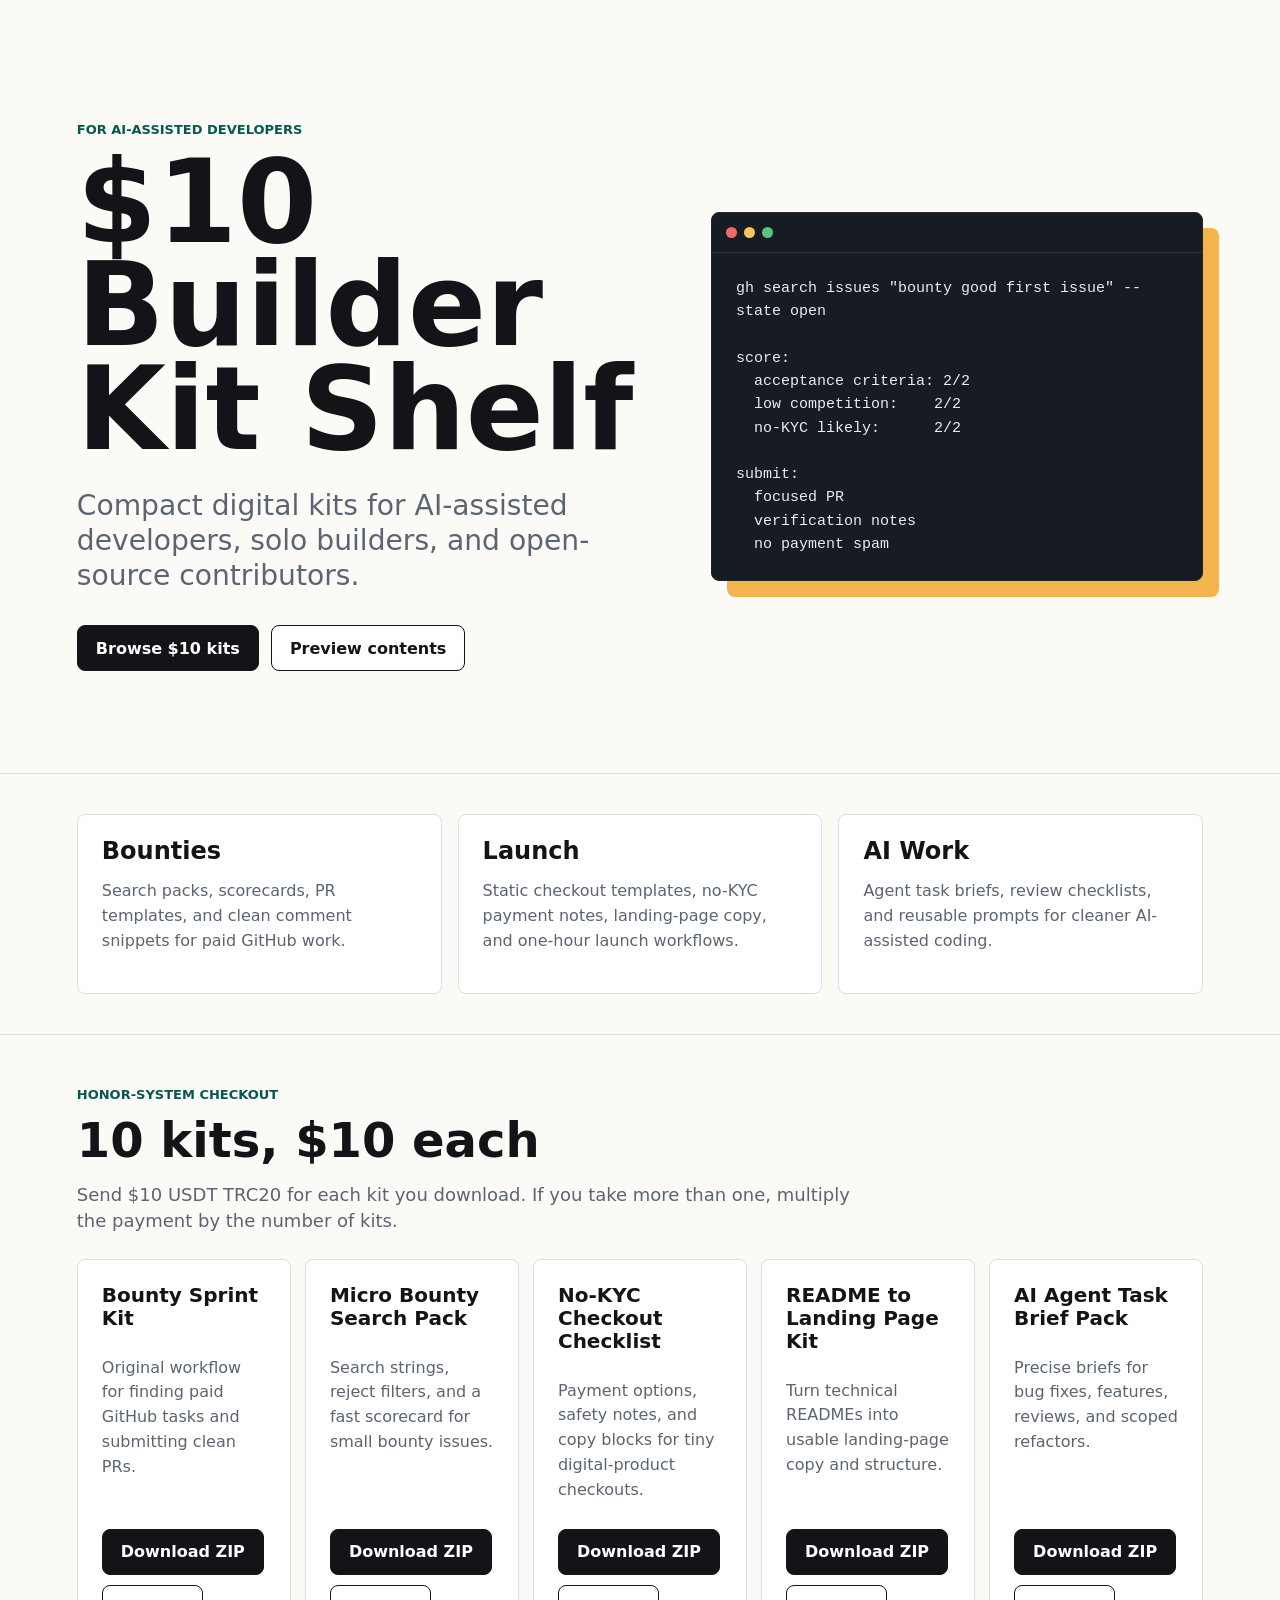
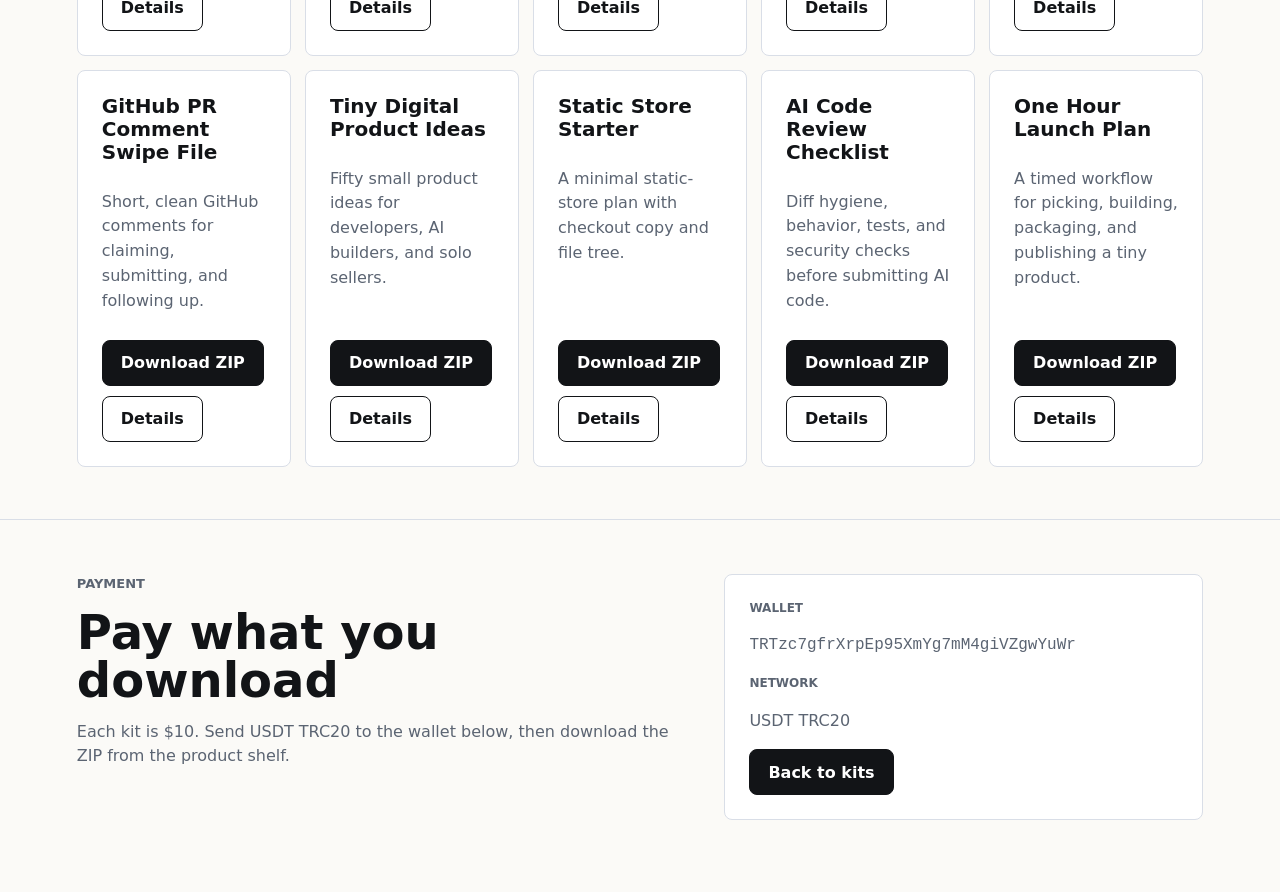
<file: index.html>
<!doctype html>
<html lang="en">
  <head>
    <meta charset="utf-8">
    <meta name="viewport" content="width=device-width, initial-scale=1">
    <title>$10 Builder Kit Shelf</title>
    <meta name="description" content="A shelf of compact $10 kits for AI-assisted developers, solo builders, and open-source contributors.">
    <meta name="keywords" content="AI developer tools, GitHub bounty templates, PR templates, AI coding checklist, digital product kits, open source contributor tools">
    <meta property="og:title" content="$10 Builder Kit Shelf">
    <meta property="og:description" content="Compact $10 kits for AI-assisted developers, solo builders, and open-source contributors.">
    <meta property="og:type" content="website">
    <meta property="og:url" content="https://impetus82.github.io/bounty-sprint-kit/">
    <meta name="twitter:card" content="summary">
    <meta name="twitter:title" content="$10 Builder Kit Shelf">
    <meta name="twitter:description" content="Compact $10 kits for AI-assisted developers, solo builders, and open-source contributors.">
    <link rel="stylesheet" href="styles.css">
    <script type="application/ld+json">
      {
        "@context": "https://schema.org",
        "@type": "ItemList",
        "name": "$10 Builder Kit Shelf",
        "description": "Compact digital kits for AI-assisted developers, solo builders, and open-source contributors.",
        "url": "https://impetus82.github.io/bounty-sprint-kit/",
        "numberOfItems": 10,
        "itemListElement": [
          {"@type": "Product", "name": "Bounty Sprint Kit", "offers": {"@type": "Offer", "price": "10", "priceCurrency": "USD"}},
          {"@type": "Product", "name": "Micro Bounty Search Pack", "offers": {"@type": "Offer", "price": "10", "priceCurrency": "USD"}},
          {"@type": "Product", "name": "No-KYC Checkout Checklist", "offers": {"@type": "Offer", "price": "10", "priceCurrency": "USD"}},
          {"@type": "Product", "name": "README to Landing Page Kit", "offers": {"@type": "Offer", "price": "10", "priceCurrency": "USD"}},
          {"@type": "Product", "name": "AI Agent Task Brief Pack", "offers": {"@type": "Offer", "price": "10", "priceCurrency": "USD"}},
          {"@type": "Product", "name": "GitHub PR Comment Swipe File", "offers": {"@type": "Offer", "price": "10", "priceCurrency": "USD"}},
          {"@type": "Product", "name": "Tiny Digital Product Ideas", "offers": {"@type": "Offer", "price": "10", "priceCurrency": "USD"}},
          {"@type": "Product", "name": "Static Store Starter", "offers": {"@type": "Offer", "price": "10", "priceCurrency": "USD"}},
          {"@type": "Product", "name": "AI Code Review Checklist", "offers": {"@type": "Offer", "price": "10", "priceCurrency": "USD"}},
          {"@type": "Product", "name": "One Hour Launch Plan", "offers": {"@type": "Offer", "price": "10", "priceCurrency": "USD"}}
        ]
      }
    </script>
  </head>
  <body>
    <main>
      <section class="hero">
        <div class="hero-copy">
          <p class="eyebrow">For AI-assisted developers</p>
          <h1>$10 Builder Kit Shelf</h1>
          <p class="lede">Compact digital kits for AI-assisted developers, solo builders, and open-source contributors.</p>
          <div class="actions">
            <a class="button primary" href="#products">Browse $10 kits</a>
            <a class="button secondary" href="#preview">Preview contents</a>
          </div>
        </div>
        <div class="terminal" aria-label="Example bounty search workflow">
          <div class="bar"><span></span><span></span><span></span></div>
          <pre><code>gh search issues "bounty good first issue" --state open

score:
  acceptance criteria: 2/2
  low competition:    2/2
  no-KYC likely:      2/2

submit:
  focused PR
  verification notes
  no payment spam</code></pre>
        </div>
      </section>

      <section id="preview" class="band">
        <div class="grid">
          <article>
            <h2>Bounties</h2>
            <p>Search packs, scorecards, PR templates, and clean comment snippets for paid GitHub work.</p>
          </article>
          <article>
            <h2>Launch</h2>
            <p>Static checkout templates, no-KYC payment notes, landing-page copy, and one-hour launch workflows.</p>
          </article>
          <article>
            <h2>AI Work</h2>
            <p>Agent task briefs, review checklists, and reusable prompts for cleaner AI-assisted coding.</p>
          </article>
        </div>
      </section>

      <section id="products" class="products">
        <div class="section-head">
          <p class="eyebrow">Honor-system checkout</p>
          <h2>10 kits, $10 each</h2>
          <p>Send $10 USDT TRC20 for each kit you download. If you take more than one, multiply the payment by the number of kits.</p>
        </div>
        <div class="product-grid">
          <article>
            <h3>Bounty Sprint Kit</h3>
            <p>Original workflow for finding paid GitHub tasks and submitting clean PRs.</p>
            <a class="button primary" href="product/bounty-sprint-kit.zip">Download ZIP</a>
            <a class="button secondary" href="kits/bounty-sprint-kit.html">Details</a>
          </article>
          <article>
            <h3>Micro Bounty Search Pack</h3>
            <p>Search strings, reject filters, and a fast scorecard for small bounty issues.</p>
            <a class="button primary" href="product/micro-bounty-search-pack.zip">Download ZIP</a>
            <a class="button secondary" href="kits/micro-bounty-search-pack.html">Details</a>
          </article>
          <article>
            <h3>No-KYC Checkout Checklist</h3>
            <p>Payment options, safety notes, and copy blocks for tiny digital-product checkouts.</p>
            <a class="button primary" href="product/no-kyc-checkout-checklist.zip">Download ZIP</a>
            <a class="button secondary" href="kits/no-kyc-checkout-checklist.html">Details</a>
          </article>
          <article>
            <h3>README to Landing Page Kit</h3>
            <p>Turn technical READMEs into usable landing-page copy and structure.</p>
            <a class="button primary" href="product/readme-to-landing-page-kit.zip">Download ZIP</a>
            <a class="button secondary" href="kits/readme-to-landing-page-kit.html">Details</a>
          </article>
          <article>
            <h3>AI Agent Task Brief Pack</h3>
            <p>Precise briefs for bug fixes, features, reviews, and scoped refactors.</p>
            <a class="button primary" href="product/ai-agent-task-brief-pack.zip">Download ZIP</a>
            <a class="button secondary" href="kits/ai-agent-task-brief-pack.html">Details</a>
          </article>
          <article>
            <h3>GitHub PR Comment Swipe File</h3>
            <p>Short, clean GitHub comments for claiming, submitting, and following up.</p>
            <a class="button primary" href="product/github-pr-comment-swipe-file.zip">Download ZIP</a>
            <a class="button secondary" href="kits/github-pr-comment-swipe-file.html">Details</a>
          </article>
          <article>
            <h3>Tiny Digital Product Ideas</h3>
            <p>Fifty small product ideas for developers, AI builders, and solo sellers.</p>
            <a class="button primary" href="product/tiny-digital-product-ideas.zip">Download ZIP</a>
            <a class="button secondary" href="kits/tiny-digital-product-ideas.html">Details</a>
          </article>
          <article>
            <h3>Static Store Starter</h3>
            <p>A minimal static-store plan with checkout copy and file tree.</p>
            <a class="button primary" href="product/static-store-starter.zip">Download ZIP</a>
            <a class="button secondary" href="kits/static-store-starter.html">Details</a>
          </article>
          <article>
            <h3>AI Code Review Checklist</h3>
            <p>Diff hygiene, behavior, tests, and security checks before submitting AI code.</p>
            <a class="button primary" href="product/ai-code-review-checklist.zip">Download ZIP</a>
            <a class="button secondary" href="kits/ai-code-review-checklist.html">Details</a>
          </article>
          <article>
            <h3>One Hour Launch Plan</h3>
            <p>A timed workflow for picking, building, packaging, and publishing a tiny product.</p>
            <a class="button primary" href="product/one-hour-launch-plan.zip">Download ZIP</a>
            <a class="button secondary" href="kits/one-hour-launch-plan.html">Details</a>
          </article>
        </div>
      </section>

      <section id="buy" class="checkout">
        <div>
          <p class="eyebrow">Payment</p>
          <h2>Pay what you download</h2>
          <p>Each kit is $10. Send USDT TRC20 to the wallet below, then download the ZIP from the product shelf.</p>
        </div>
        <div class="payment">
          <p class="label">Wallet</p>
          <p class="wallet">TRTzc7gfrXrpEp95XmYg7mM4giVZgwYuWr</p>
          <p class="label">Network</p>
          <p>USDT TRC20</p>
          <a class="button primary" href="#products">Back to kits</a>
        </div>
      </section>
    </main>
  </body>
</html>
</file>
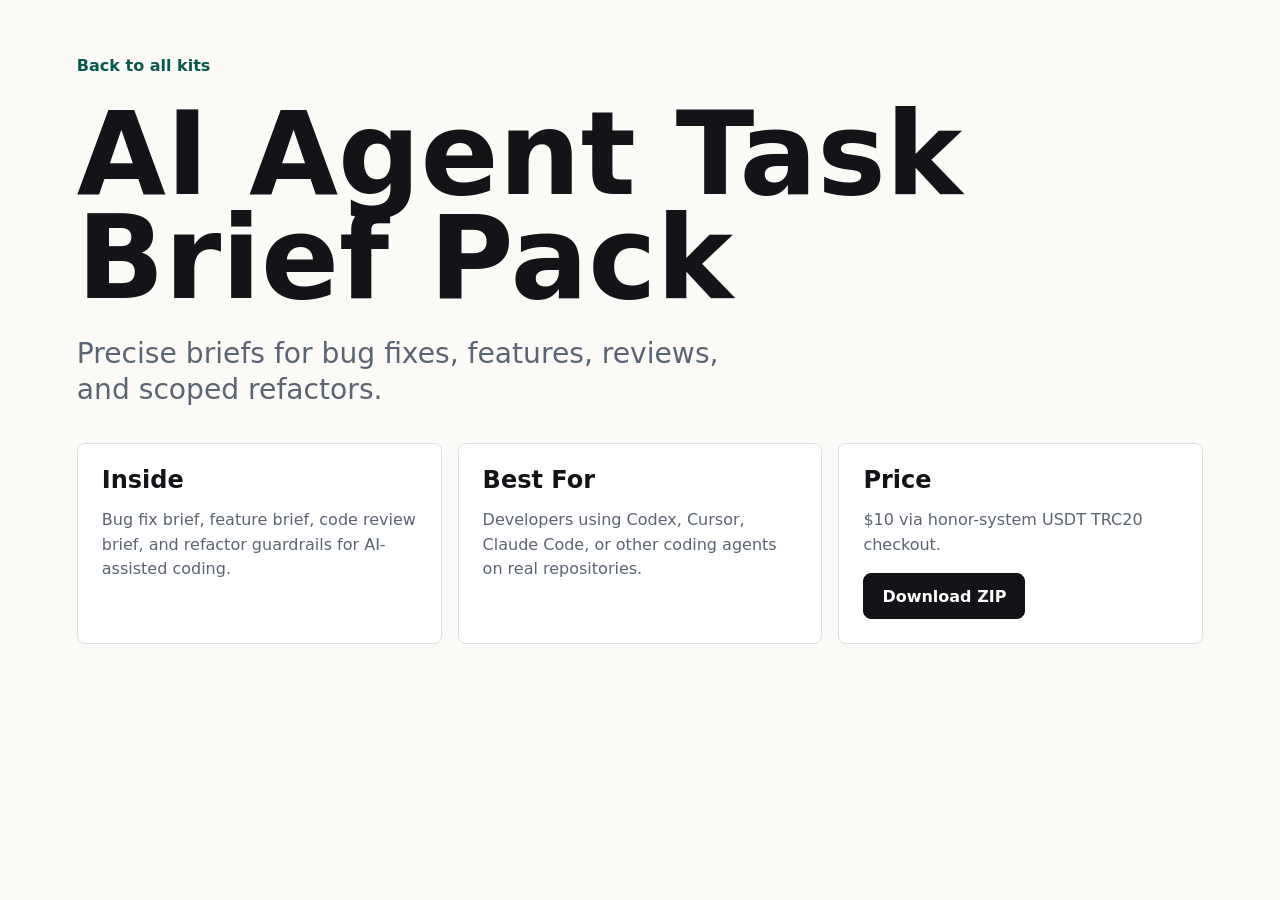
<file: kits/ai-agent-task-brief-pack.html>
<!doctype html>
<html lang="en">
  <head>
    <meta charset="utf-8">
    <meta name="viewport" content="width=device-width, initial-scale=1">
    <title>AI Agent Task Brief Pack - Coding Agent Prompts</title>
    <meta name="description" content="Reusable task briefs for AI coding agents covering bug fixes, features, code review, and scoped refactors.">
    <link rel="canonical" href="https://impetus82.github.io/bounty-sprint-kit/kits/ai-agent-task-brief-pack.html">
    <link rel="stylesheet" href="../styles.css">
  </head>
  <body>
    <main class="detail">
      <a class="back" href="../index.html#products">Back to all kits</a>
      <h1>AI Agent Task Brief Pack</h1>
      <p class="lede">Precise briefs for bug fixes, features, reviews, and scoped refactors.</p>
      <section class="detail-grid">
        <article><h2>Inside</h2><p>Bug fix brief, feature brief, code review brief, and refactor guardrails for AI-assisted coding.</p></article>
        <article><h2>Best For</h2><p>Developers using Codex, Cursor, Claude Code, or other coding agents on real repositories.</p></article>
        <article><h2>Price</h2><p>$10 via honor-system USDT TRC20 checkout.</p><a class="button primary" href="../product/ai-agent-task-brief-pack.zip">Download ZIP</a></article>
      </section>
    </main>
  </body>
</html>
</file>
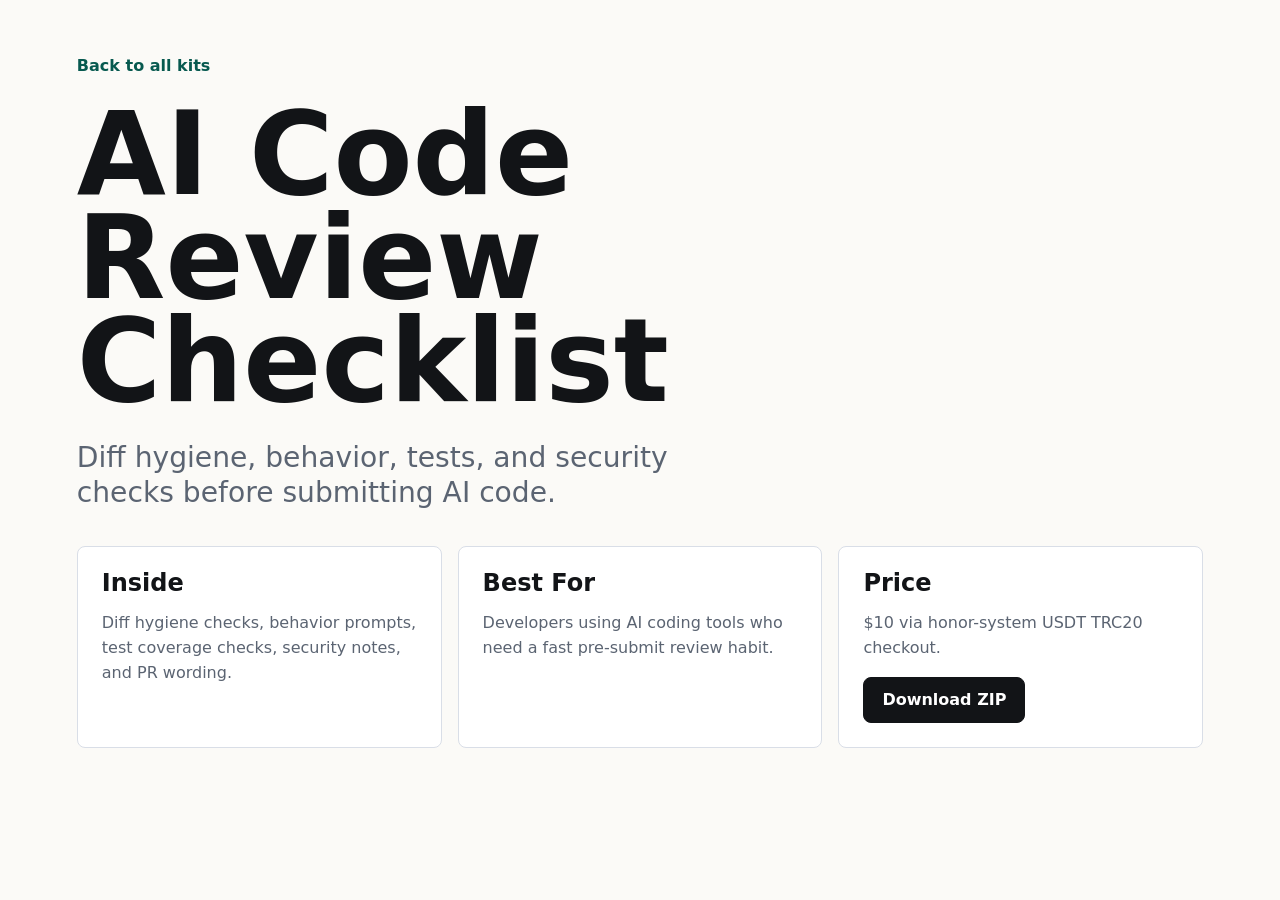
<file: kits/ai-code-review-checklist.html>
<!doctype html>
<html lang="en">
  <head>
    <meta charset="utf-8">
    <meta name="viewport" content="width=device-width, initial-scale=1">
    <title>AI Code Review Checklist - Review AI-Generated Code</title>
    <meta name="description" content="A practical checklist for reviewing AI-generated code before submitting a pull request.">
    <link rel="canonical" href="https://impetus82.github.io/bounty-sprint-kit/kits/ai-code-review-checklist.html">
    <link rel="stylesheet" href="../styles.css">
  </head>
  <body>
    <main class="detail">
      <a class="back" href="../index.html#products">Back to all kits</a>
      <h1>AI Code Review Checklist</h1>
      <p class="lede">Diff hygiene, behavior, tests, and security checks before submitting AI code.</p>
      <section class="detail-grid">
        <article><h2>Inside</h2><p>Diff hygiene checks, behavior prompts, test coverage checks, security notes, and PR wording.</p></article>
        <article><h2>Best For</h2><p>Developers using AI coding tools who need a fast pre-submit review habit.</p></article>
        <article><h2>Price</h2><p>$10 via honor-system USDT TRC20 checkout.</p><a class="button primary" href="../product/ai-code-review-checklist.zip">Download ZIP</a></article>
      </section>
    </main>
  </body>
</html>
</file>
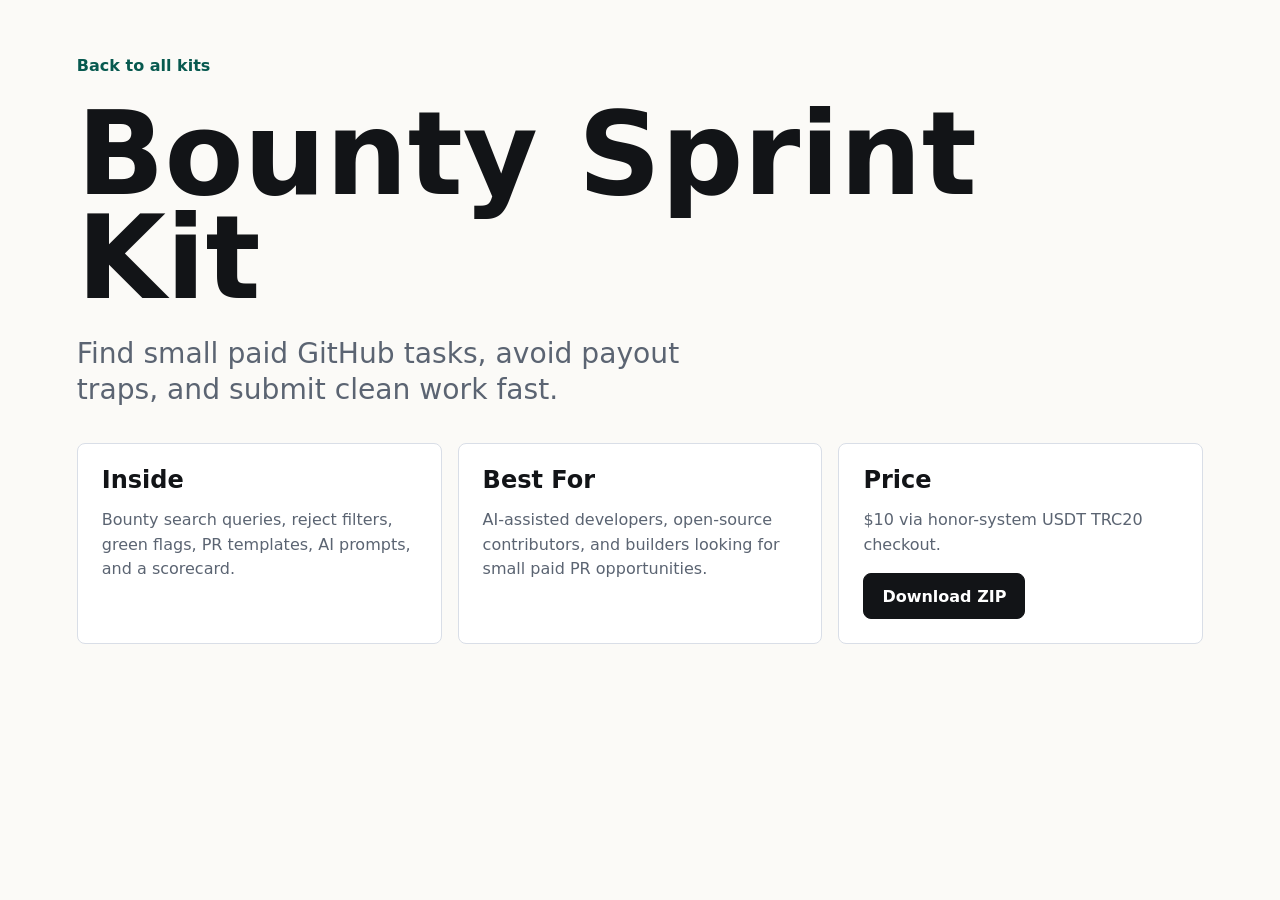
<file: kits/bounty-sprint-kit.html>
<!doctype html>
<html lang="en">
  <head>
    <meta charset="utf-8">
    <meta name="viewport" content="width=device-width, initial-scale=1">
    <title>Bounty Sprint Kit - GitHub Bounty Workflow</title>
    <meta name="description" content="A compact GitHub bounty workflow kit with search queries, payout-risk filters, PR templates, and AI prompts.">
    <link rel="canonical" href="https://impetus82.github.io/bounty-sprint-kit/kits/bounty-sprint-kit.html">
    <link rel="stylesheet" href="../styles.css">
  </head>
  <body>
    <main class="detail">
      <a class="back" href="../index.html#products">Back to all kits</a>
      <h1>Bounty Sprint Kit</h1>
      <p class="lede">Find small paid GitHub tasks, avoid payout traps, and submit clean work fast.</p>
      <section class="detail-grid">
        <article><h2>Inside</h2><p>Bounty search queries, reject filters, green flags, PR templates, AI prompts, and a scorecard.</p></article>
        <article><h2>Best For</h2><p>AI-assisted developers, open-source contributors, and builders looking for small paid PR opportunities.</p></article>
        <article><h2>Price</h2><p>$10 via honor-system USDT TRC20 checkout.</p><a class="button primary" href="../product/bounty-sprint-kit.zip">Download ZIP</a></article>
      </section>
    </main>
  </body>
</html>
</file>
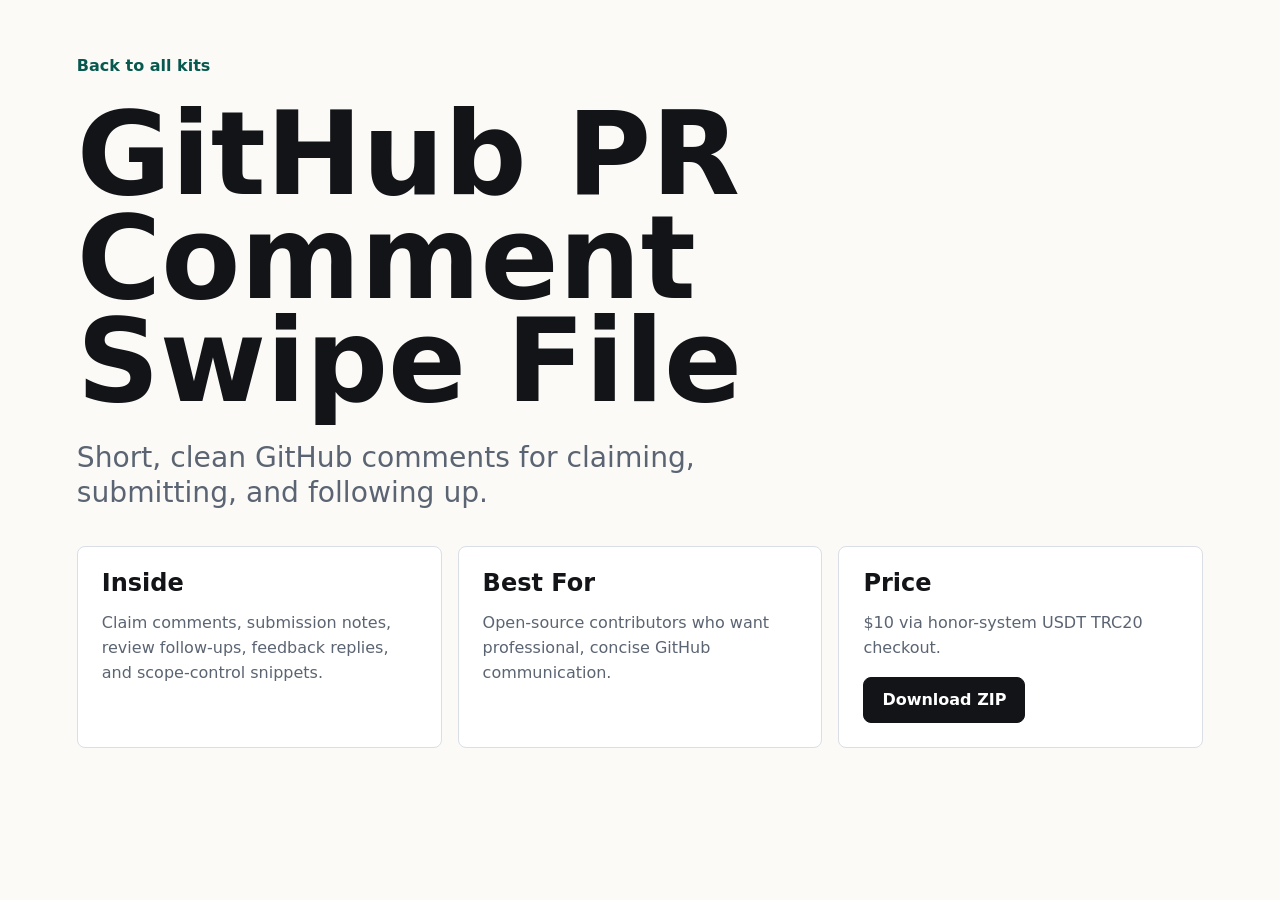
<file: kits/github-pr-comment-swipe-file.html>
<!doctype html>
<html lang="en">
  <head>
    <meta charset="utf-8">
    <meta name="viewport" content="width=device-width, initial-scale=1">
    <title>GitHub PR Comment Swipe File - Open Source Templates</title>
    <meta name="description" content="Short GitHub comments for claiming work, submitting PRs, asking for review, handling feedback, and avoiding payment spam.">
    <link rel="canonical" href="https://impetus82.github.io/bounty-sprint-kit/kits/github-pr-comment-swipe-file.html">
    <link rel="stylesheet" href="../styles.css">
  </head>
  <body>
    <main class="detail">
      <a class="back" href="../index.html#products">Back to all kits</a>
      <h1>GitHub PR Comment Swipe File</h1>
      <p class="lede">Short, clean GitHub comments for claiming, submitting, and following up.</p>
      <section class="detail-grid">
        <article><h2>Inside</h2><p>Claim comments, submission notes, review follow-ups, feedback replies, and scope-control snippets.</p></article>
        <article><h2>Best For</h2><p>Open-source contributors who want professional, concise GitHub communication.</p></article>
        <article><h2>Price</h2><p>$10 via honor-system USDT TRC20 checkout.</p><a class="button primary" href="../product/github-pr-comment-swipe-file.zip">Download ZIP</a></article>
      </section>
    </main>
  </body>
</html>
</file>
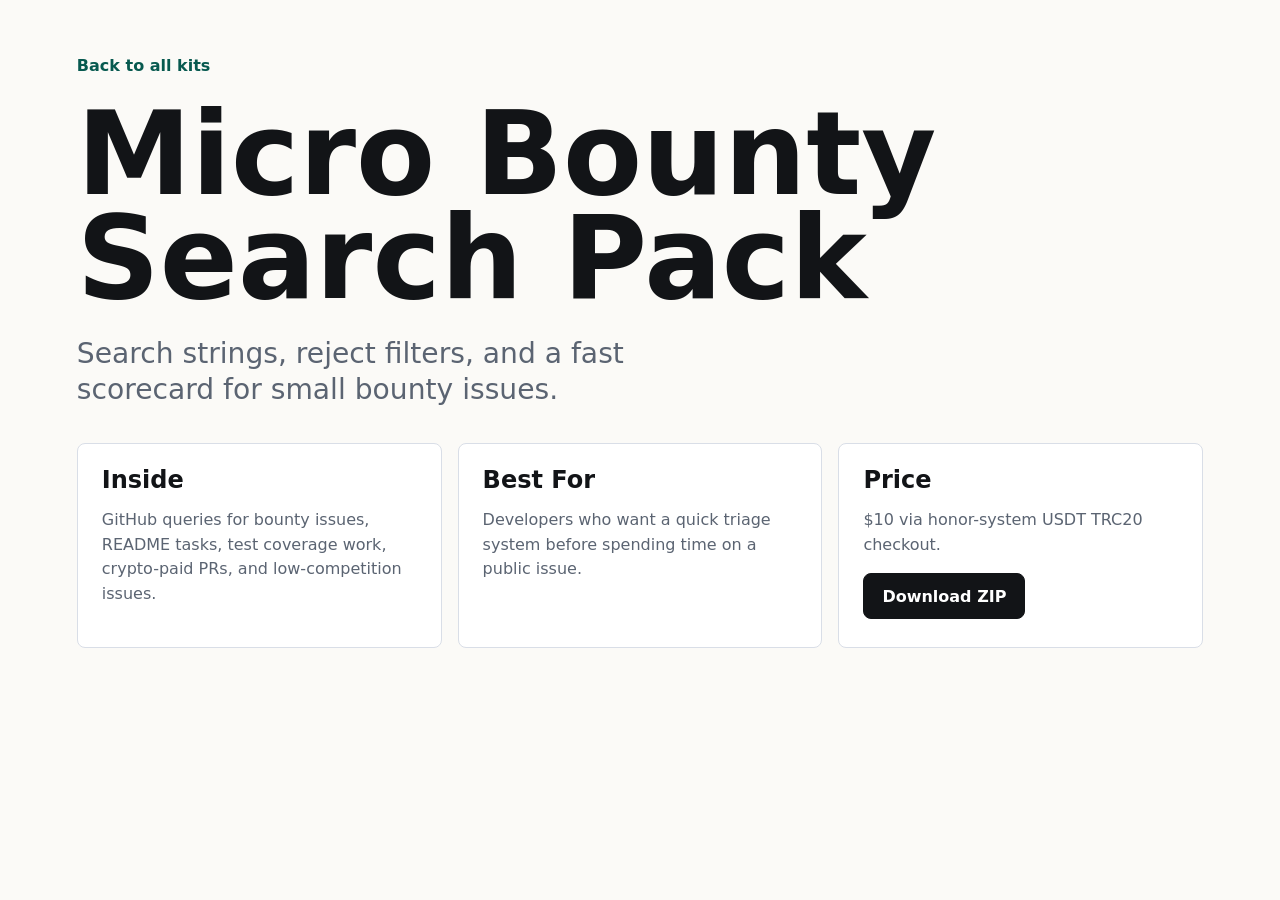
<file: kits/micro-bounty-search-pack.html>
<!doctype html>
<html lang="en">
  <head>
    <meta charset="utf-8">
    <meta name="viewport" content="width=device-width, initial-scale=1">
    <title>Micro Bounty Search Pack - GitHub Issue Search Queries</title>
    <meta name="description" content="Copy-paste GitHub search strings and scoring filters for finding small bounty issues and paid open-source tasks.">
    <link rel="canonical" href="https://impetus82.github.io/bounty-sprint-kit/kits/micro-bounty-search-pack.html">
    <link rel="stylesheet" href="../styles.css">
  </head>
  <body>
    <main class="detail">
      <a class="back" href="../index.html#products">Back to all kits</a>
      <h1>Micro Bounty Search Pack</h1>
      <p class="lede">Search strings, reject filters, and a fast scorecard for small bounty issues.</p>
      <section class="detail-grid">
        <article><h2>Inside</h2><p>GitHub queries for bounty issues, README tasks, test coverage work, crypto-paid PRs, and low-competition issues.</p></article>
        <article><h2>Best For</h2><p>Developers who want a quick triage system before spending time on a public issue.</p></article>
        <article><h2>Price</h2><p>$10 via honor-system USDT TRC20 checkout.</p><a class="button primary" href="../product/micro-bounty-search-pack.zip">Download ZIP</a></article>
      </section>
    </main>
  </body>
</html>
</file>
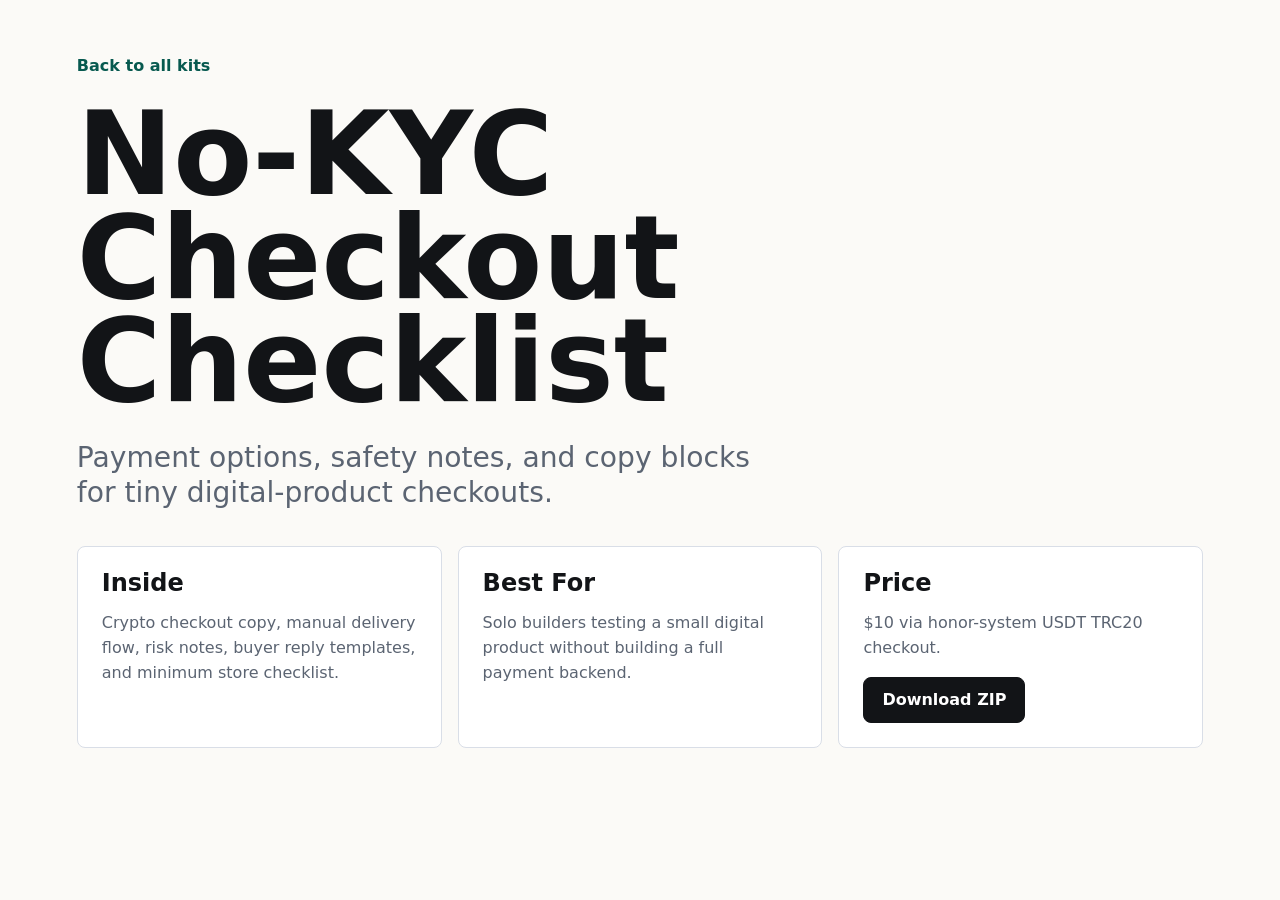
<file: kits/no-kyc-checkout-checklist.html>
<!doctype html>
<html lang="en">
  <head>
    <meta charset="utf-8">
    <meta name="viewport" content="width=device-width, initial-scale=1">
    <title>No-KYC Checkout Checklist - Tiny Digital Product Payments</title>
    <meta name="description" content="A checklist for tiny digital-product checkouts using crypto, PayPal-style links, manual delivery, and honor-system downloads.">
    <link rel="canonical" href="https://impetus82.github.io/bounty-sprint-kit/kits/no-kyc-checkout-checklist.html">
    <link rel="stylesheet" href="../styles.css">
  </head>
  <body>
    <main class="detail">
      <a class="back" href="../index.html#products">Back to all kits</a>
      <h1>No-KYC Checkout Checklist</h1>
      <p class="lede">Payment options, safety notes, and copy blocks for tiny digital-product checkouts.</p>
      <section class="detail-grid">
        <article><h2>Inside</h2><p>Crypto checkout copy, manual delivery flow, risk notes, buyer reply templates, and minimum store checklist.</p></article>
        <article><h2>Best For</h2><p>Solo builders testing a small digital product without building a full payment backend.</p></article>
        <article><h2>Price</h2><p>$10 via honor-system USDT TRC20 checkout.</p><a class="button primary" href="../product/no-kyc-checkout-checklist.zip">Download ZIP</a></article>
      </section>
    </main>
  </body>
</html>
</file>
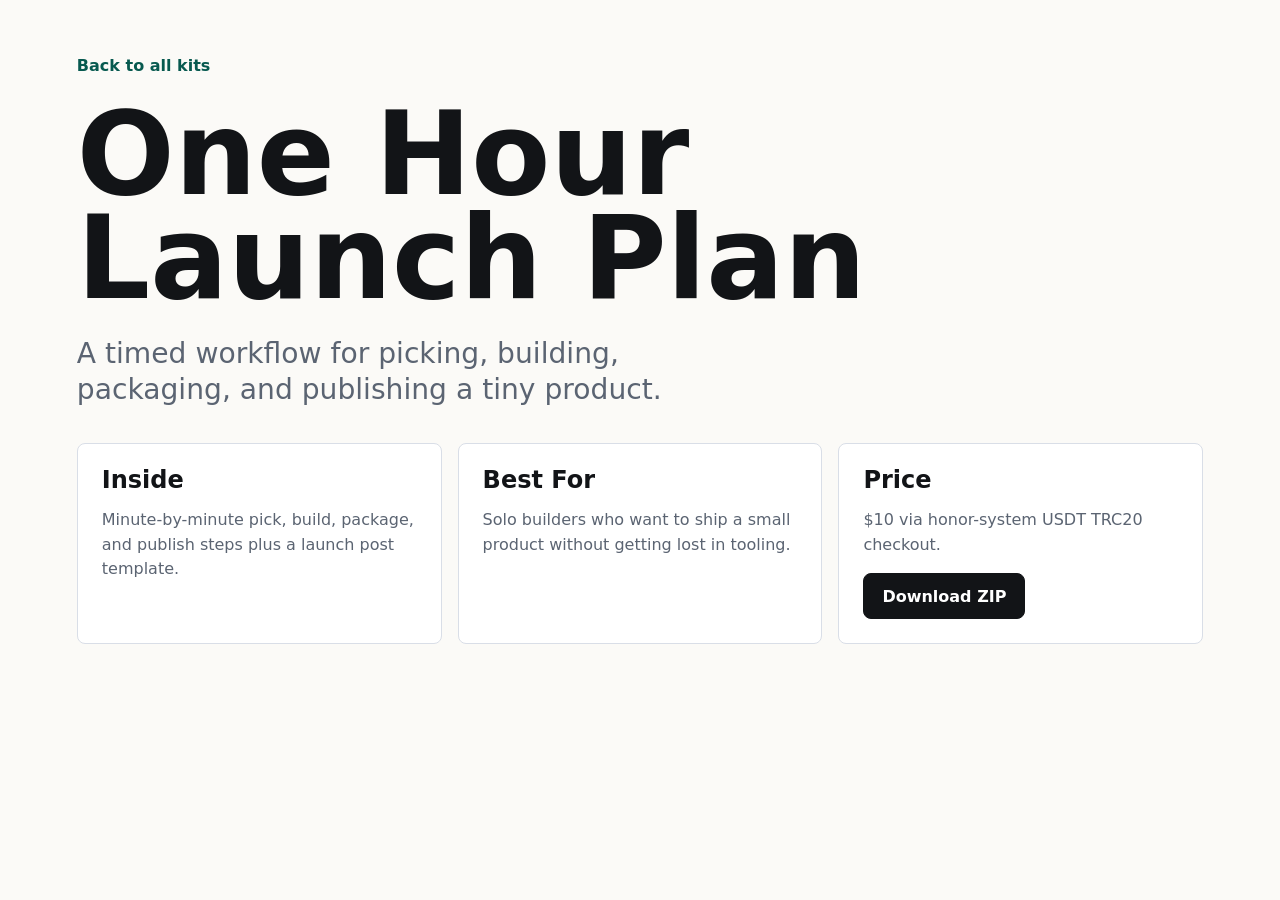
<file: kits/one-hour-launch-plan.html>
<!doctype html>
<html lang="en">
  <head>
    <meta charset="utf-8">
    <meta name="viewport" content="width=device-width, initial-scale=1">
    <title>One Hour Launch Plan - Tiny Digital Product Workflow</title>
    <meta name="description" content="A timed workflow for choosing, building, packaging, and publishing a tiny digital product in one focused hour.">
    <link rel="canonical" href="https://impetus82.github.io/bounty-sprint-kit/kits/one-hour-launch-plan.html">
    <link rel="stylesheet" href="../styles.css">
  </head>
  <body>
    <main class="detail">
      <a class="back" href="../index.html#products">Back to all kits</a>
      <h1>One Hour Launch Plan</h1>
      <p class="lede">A timed workflow for picking, building, packaging, and publishing a tiny product.</p>
      <section class="detail-grid">
        <article><h2>Inside</h2><p>Minute-by-minute pick, build, package, and publish steps plus a launch post template.</p></article>
        <article><h2>Best For</h2><p>Solo builders who want to ship a small product without getting lost in tooling.</p></article>
        <article><h2>Price</h2><p>$10 via honor-system USDT TRC20 checkout.</p><a class="button primary" href="../product/one-hour-launch-plan.zip">Download ZIP</a></article>
      </section>
    </main>
  </body>
</html>
</file>
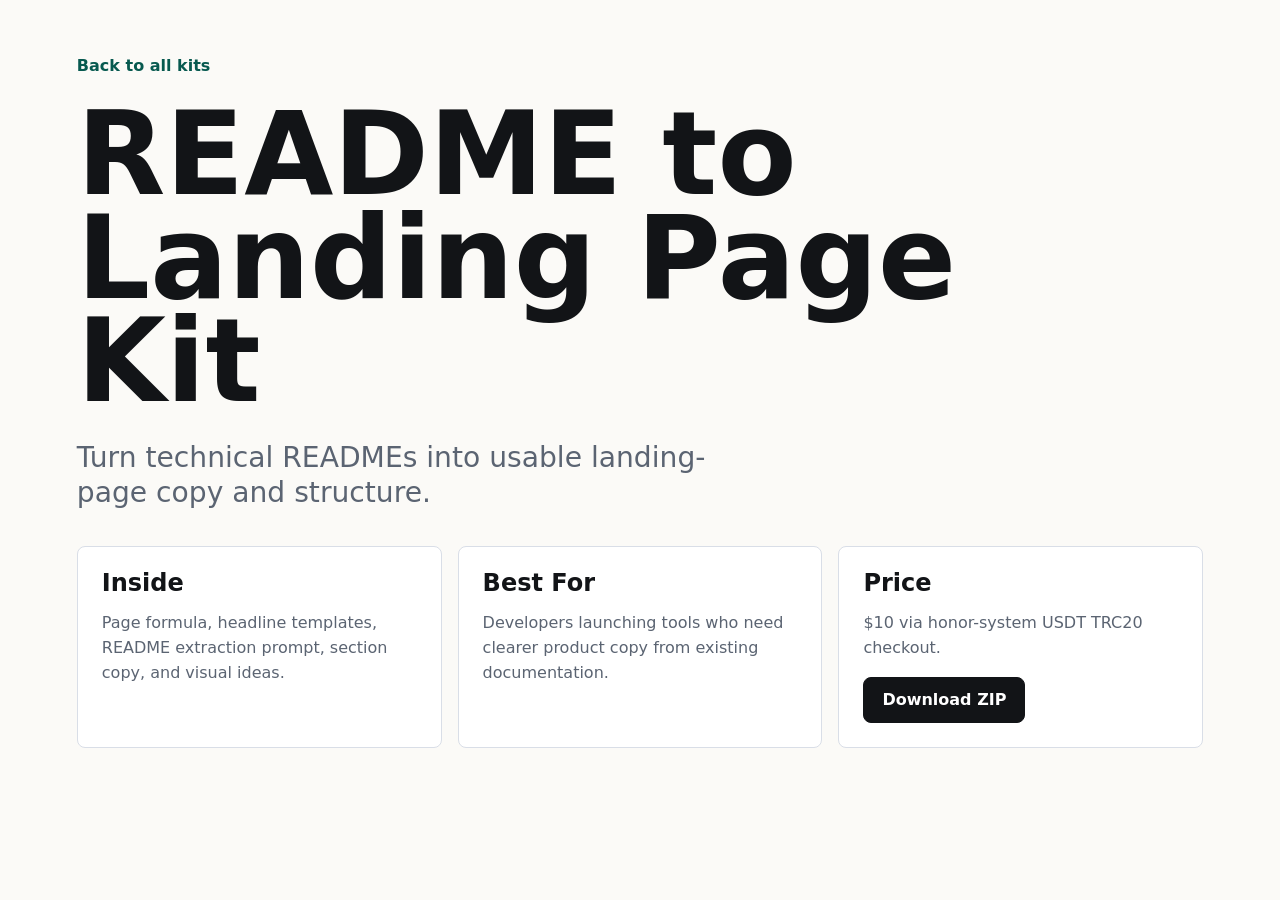
<file: kits/readme-to-landing-page-kit.html>
<!doctype html>
<html lang="en">
  <head>
    <meta charset="utf-8">
    <meta name="viewport" content="width=device-width, initial-scale=1">
    <title>README to Landing Page Kit - Developer Product Copy</title>
    <meta name="description" content="Turn a technical README into landing-page copy with headline templates, page structure, and AI extraction prompts.">
    <link rel="canonical" href="https://impetus82.github.io/bounty-sprint-kit/kits/readme-to-landing-page-kit.html">
    <link rel="stylesheet" href="../styles.css">
  </head>
  <body>
    <main class="detail">
      <a class="back" href="../index.html#products">Back to all kits</a>
      <h1>README to Landing Page Kit</h1>
      <p class="lede">Turn technical READMEs into usable landing-page copy and structure.</p>
      <section class="detail-grid">
        <article><h2>Inside</h2><p>Page formula, headline templates, README extraction prompt, section copy, and visual ideas.</p></article>
        <article><h2>Best For</h2><p>Developers launching tools who need clearer product copy from existing documentation.</p></article>
        <article><h2>Price</h2><p>$10 via honor-system USDT TRC20 checkout.</p><a class="button primary" href="../product/readme-to-landing-page-kit.zip">Download ZIP</a></article>
      </section>
    </main>
  </body>
</html>
</file>
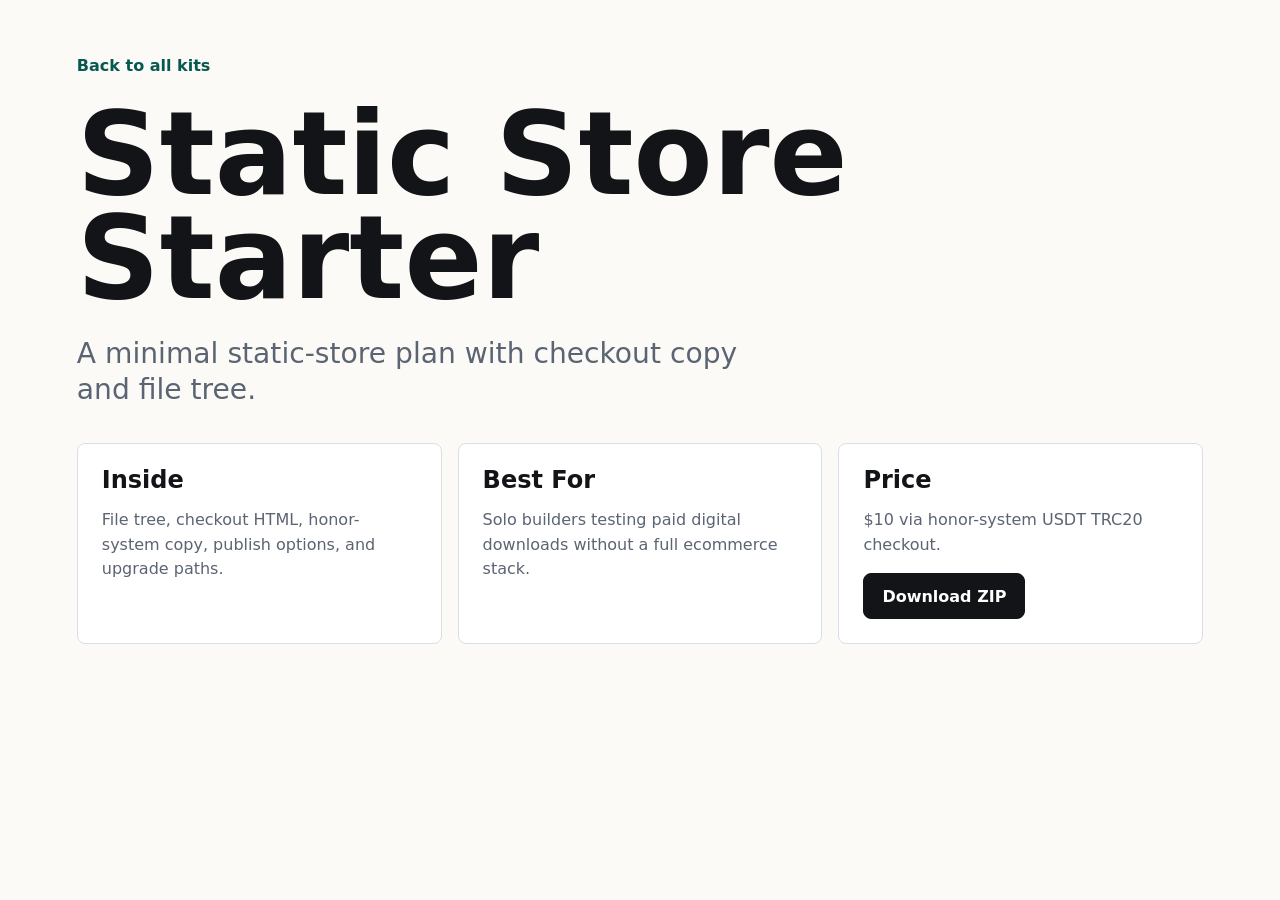
<file: kits/static-store-starter.html>
<!doctype html>
<html lang="en">
  <head>
    <meta charset="utf-8">
    <meta name="viewport" content="width=device-width, initial-scale=1">
    <title>Static Store Starter - GitHub Pages Checkout Template</title>
    <meta name="description" content="A minimal static-store plan for selling a digital file from GitHub Pages, Cloudflare Pages, Netlify, or Vercel.">
    <link rel="canonical" href="https://impetus82.github.io/bounty-sprint-kit/kits/static-store-starter.html">
    <link rel="stylesheet" href="../styles.css">
  </head>
  <body>
    <main class="detail">
      <a class="back" href="../index.html#products">Back to all kits</a>
      <h1>Static Store Starter</h1>
      <p class="lede">A minimal static-store plan with checkout copy and file tree.</p>
      <section class="detail-grid">
        <article><h2>Inside</h2><p>File tree, checkout HTML, honor-system copy, publish options, and upgrade paths.</p></article>
        <article><h2>Best For</h2><p>Solo builders testing paid digital downloads without a full ecommerce stack.</p></article>
        <article><h2>Price</h2><p>$10 via honor-system USDT TRC20 checkout.</p><a class="button primary" href="../product/static-store-starter.zip">Download ZIP</a></article>
      </section>
    </main>
  </body>
</html>
</file>
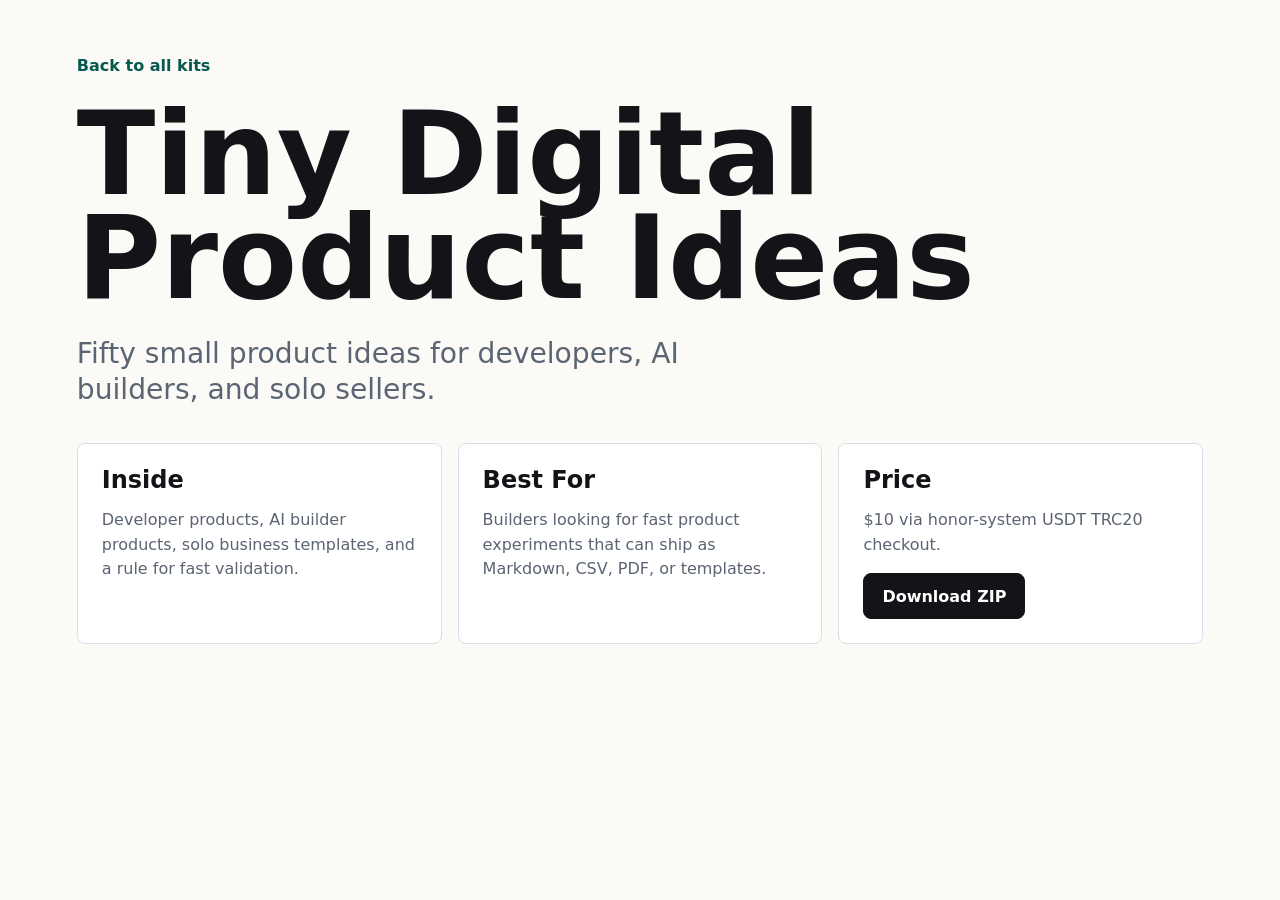
<file: kits/tiny-digital-product-ideas.html>
<!doctype html>
<html lang="en">
  <head>
    <meta charset="utf-8">
    <meta name="viewport" content="width=device-width, initial-scale=1">
    <title>Tiny Digital Product Ideas - Developer Product List</title>
    <meta name="description" content="Fifty tiny digital product ideas for developers, AI builders, solo sellers, and small product experiments.">
    <link rel="canonical" href="https://impetus82.github.io/bounty-sprint-kit/kits/tiny-digital-product-ideas.html">
    <link rel="stylesheet" href="../styles.css">
  </head>
  <body>
    <main class="detail">
      <a class="back" href="../index.html#products">Back to all kits</a>
      <h1>Tiny Digital Product Ideas</h1>
      <p class="lede">Fifty small product ideas for developers, AI builders, and solo sellers.</p>
      <section class="detail-grid">
        <article><h2>Inside</h2><p>Developer products, AI builder products, solo business templates, and a rule for fast validation.</p></article>
        <article><h2>Best For</h2><p>Builders looking for fast product experiments that can ship as Markdown, CSV, PDF, or templates.</p></article>
        <article><h2>Price</h2><p>$10 via honor-system USDT TRC20 checkout.</p><a class="button primary" href="../product/tiny-digital-product-ideas.zip">Download ZIP</a></article>
      </section>
    </main>
  </body>
</html>
</file>
<file: styles.css>
:root {
  color-scheme: light;
  --ink: #121417;
  --muted: #5b6472;
  --line: #d9dee7;
  --paper: #fbfaf7;
  --accent: #0d7f6f;
  --accent-dark: #07594f;
  --violet: #7457d8;
  --sun: #f3b44b;
}

* {
  box-sizing: border-box;
}

body {
  margin: 0;
  font-family: Inter, ui-sans-serif, system-ui, -apple-system, BlinkMacSystemFont, "Segoe UI", sans-serif;
  background: var(--paper);
  color: var(--ink);
}

main {
  min-height: 100vh;
}

.hero {
  display: grid;
  grid-template-columns: minmax(0, 1fr) minmax(320px, 0.84fr);
  gap: 48px;
  align-items: center;
  min-height: 86vh;
  padding: 64px clamp(20px, 6vw, 88px) 44px;
  border-bottom: 1px solid var(--line);
}

.eyebrow {
  margin: 0 0 14px;
  color: var(--accent-dark);
  font-size: 13px;
  font-weight: 800;
  letter-spacing: 0;
  text-transform: uppercase;
}

h1,
h2 {
  margin: 0;
  letter-spacing: 0;
}

h1 {
  max-width: 780px;
  font-size: clamp(52px, 9vw, 116px);
  line-height: 0.9;
}

h2 {
  font-size: clamp(28px, 4vw, 48px);
  line-height: 1;
}

.lede {
  max-width: 680px;
  margin: 26px 0 0;
  color: var(--muted);
  font-size: clamp(20px, 2.2vw, 30px);
  line-height: 1.25;
}

.actions {
  display: flex;
  flex-wrap: wrap;
  gap: 12px;
  margin-top: 32px;
}

.button {
  display: inline-flex;
  align-items: center;
  justify-content: center;
  min-height: 46px;
  padding: 0 18px;
  border-radius: 8px;
  border: 1px solid var(--ink);
  color: var(--ink);
  font-weight: 800;
  text-decoration: none;
}

.button.primary {
  background: var(--ink);
  color: #fff;
}

.button.secondary {
  background: #fff;
}

.terminal {
  overflow: hidden;
  border: 1px solid #20242b;
  border-radius: 8px;
  background: #171b22;
  box-shadow: 16px 16px 0 var(--sun);
}

.bar {
  display: flex;
  gap: 7px;
  padding: 14px;
  border-bottom: 1px solid #2d333c;
}

.bar span {
  width: 11px;
  height: 11px;
  border-radius: 50%;
  background: #77808d;
}

.bar span:first-child {
  background: #ef6b68;
}

.bar span:nth-child(2) {
  background: #f6c55f;
}

.bar span:nth-child(3) {
  background: #58c681;
}

pre {
  margin: 0;
  padding: 24px;
  white-space: pre-wrap;
  color: #e7edf5;
  font: 15px/1.55 ui-monospace, SFMono-Regular, Menlo, Consolas, monospace;
}

.band {
  padding: 40px clamp(20px, 6vw, 88px);
  border-bottom: 1px solid var(--line);
}

.grid {
  display: grid;
  grid-template-columns: repeat(3, minmax(0, 1fr));
  gap: 16px;
}

article {
  padding: 24px;
  border: 1px solid var(--line);
  border-radius: 8px;
  background: #fff;
}

article h2 {
  font-size: 24px;
}

article h3 {
  margin: 0;
  font-size: 20px;
  line-height: 1.15;
  letter-spacing: 0;
}

article p,
.checkout p {
  color: var(--muted);
  line-height: 1.55;
}

.products {
  padding: 52px clamp(20px, 6vw, 88px);
  border-bottom: 1px solid var(--line);
}

.section-head {
  max-width: 780px;
  margin-bottom: 24px;
}

.section-head p:not(.eyebrow) {
  color: var(--muted);
  font-size: 18px;
  line-height: 1.45;
}

.product-grid {
  display: grid;
  grid-template-columns: repeat(5, minmax(0, 1fr));
  gap: 14px;
}

.product-grid article {
  display: flex;
  min-height: 236px;
  flex-direction: column;
  align-items: flex-start;
  gap: 10px;
}

.product-grid article p {
  flex: 1;
}

.detail {
  min-height: 100vh;
  padding: 56px clamp(20px, 6vw, 88px);
}

.detail h1 {
  max-width: 980px;
}

.detail-grid {
  display: grid;
  grid-template-columns: repeat(3, minmax(0, 1fr));
  gap: 16px;
  margin-top: 36px;
}

.back {
  display: inline-flex;
  margin-bottom: 28px;
  color: var(--accent-dark);
  font-weight: 800;
  text-decoration: none;
}

.checkout {
  display: grid;
  grid-template-columns: minmax(0, 0.9fr) minmax(320px, 0.7fr);
  gap: 32px;
  align-items: start;
  padding: 54px clamp(20px, 6vw, 88px) 72px;
}

.payment {
  padding: 24px;
  border: 1px solid var(--line);
  border-radius: 8px;
  background: #fff;
}

.label {
  margin: 0 0 6px;
  font-size: 12px;
  font-weight: 800;
  text-transform: uppercase;
}

.wallet {
  overflow-wrap: anywhere;
  color: var(--ink);
  font-family: ui-monospace, SFMono-Regular, Menlo, Consolas, monospace;
}

@media (max-width: 1180px) {
  .product-grid {
    grid-template-columns: repeat(3, minmax(0, 1fr));
  }
}

@media (max-width: 860px) {
  .hero,
  .checkout,
  .grid,
  .product-grid,
  .detail-grid {
    grid-template-columns: 1fr;
  }

  .hero {
    min-height: auto;
    padding-top: 42px;
  }

  .terminal {
    box-shadow: 8px 8px 0 var(--sun);
  }
}
</file>
